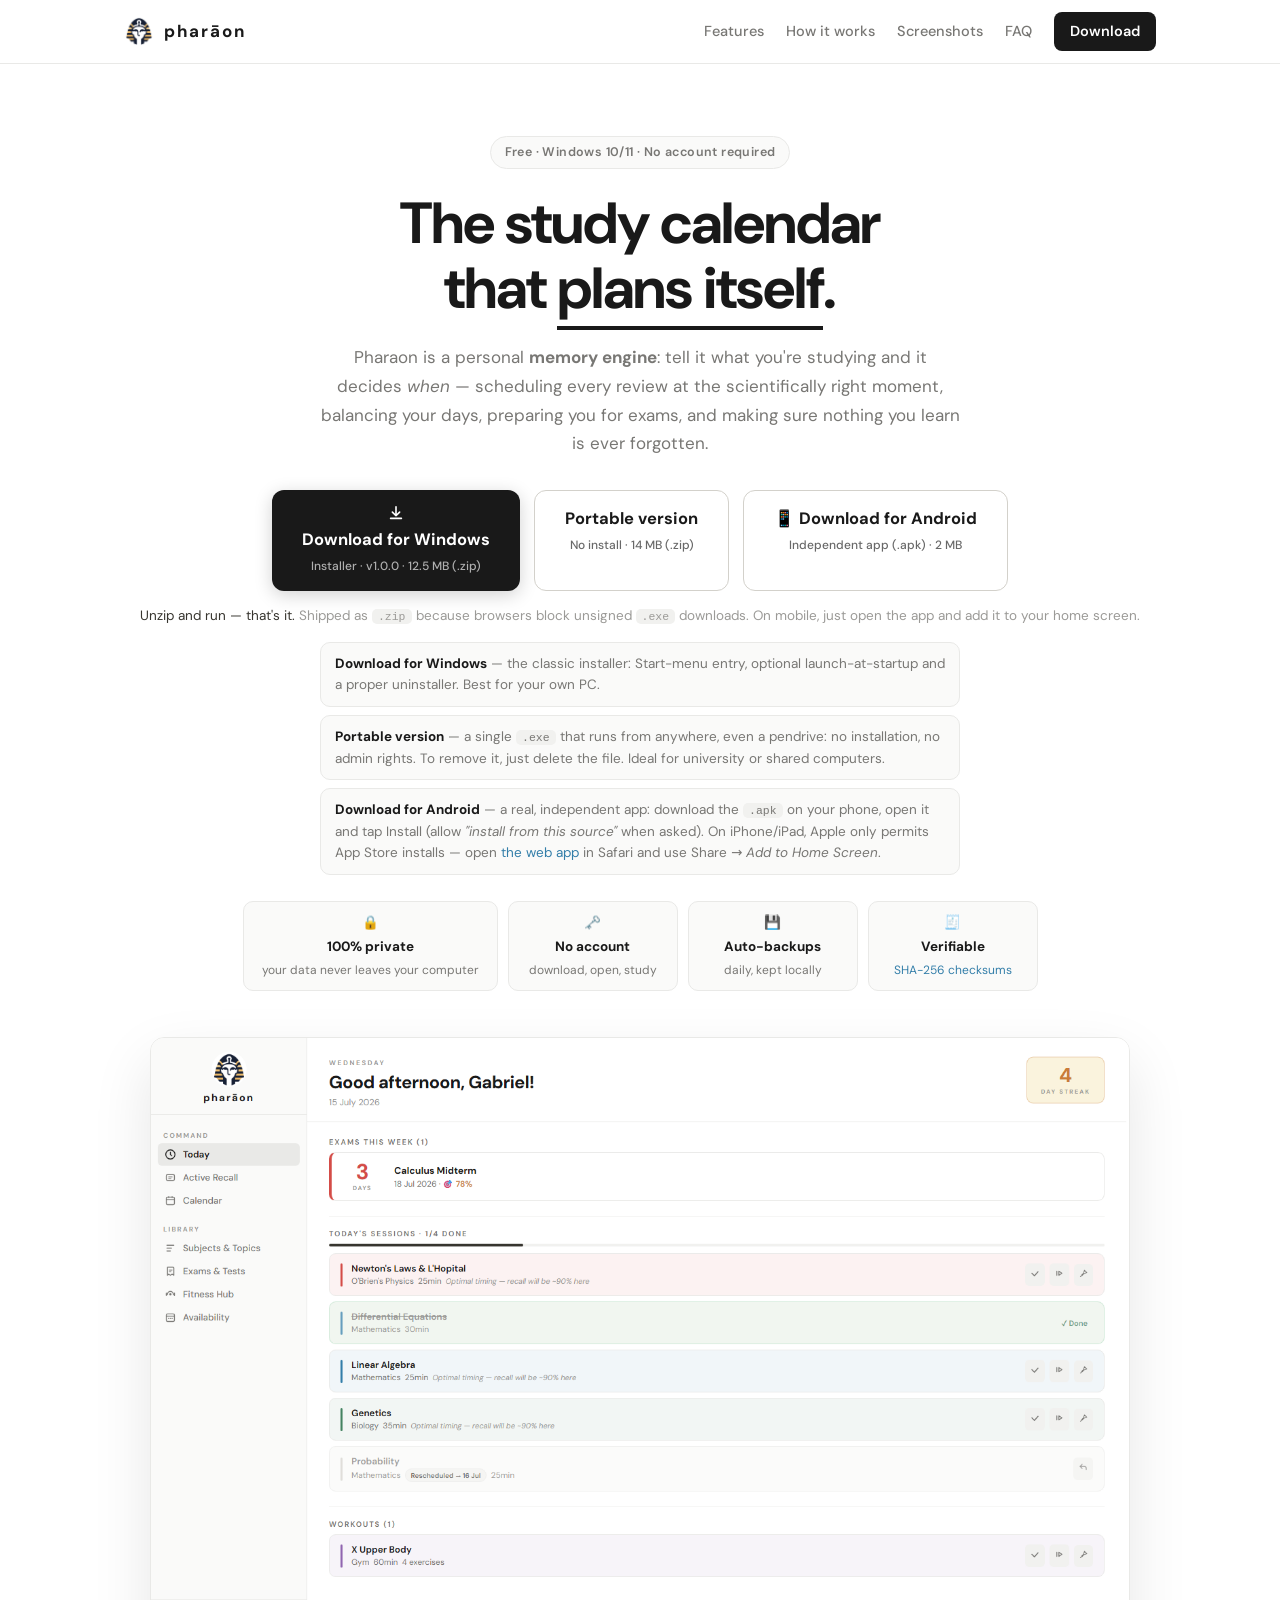
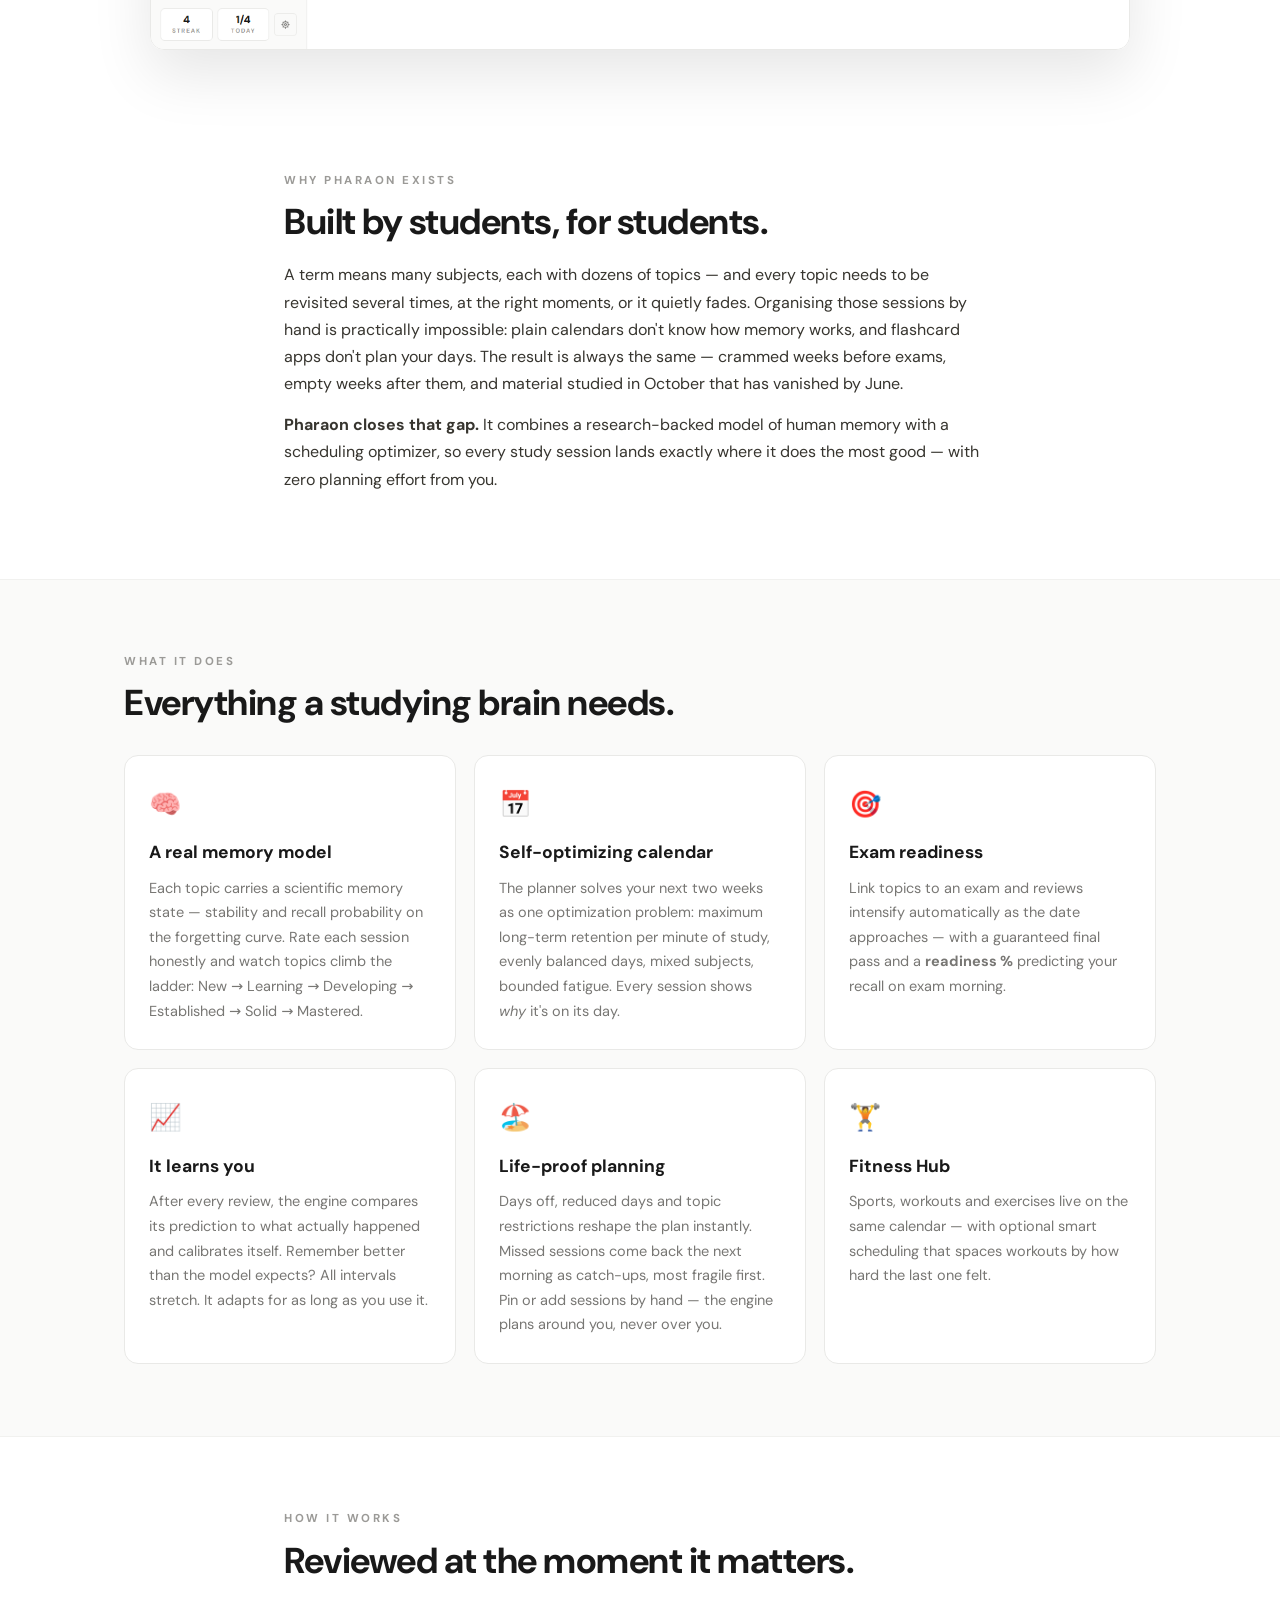
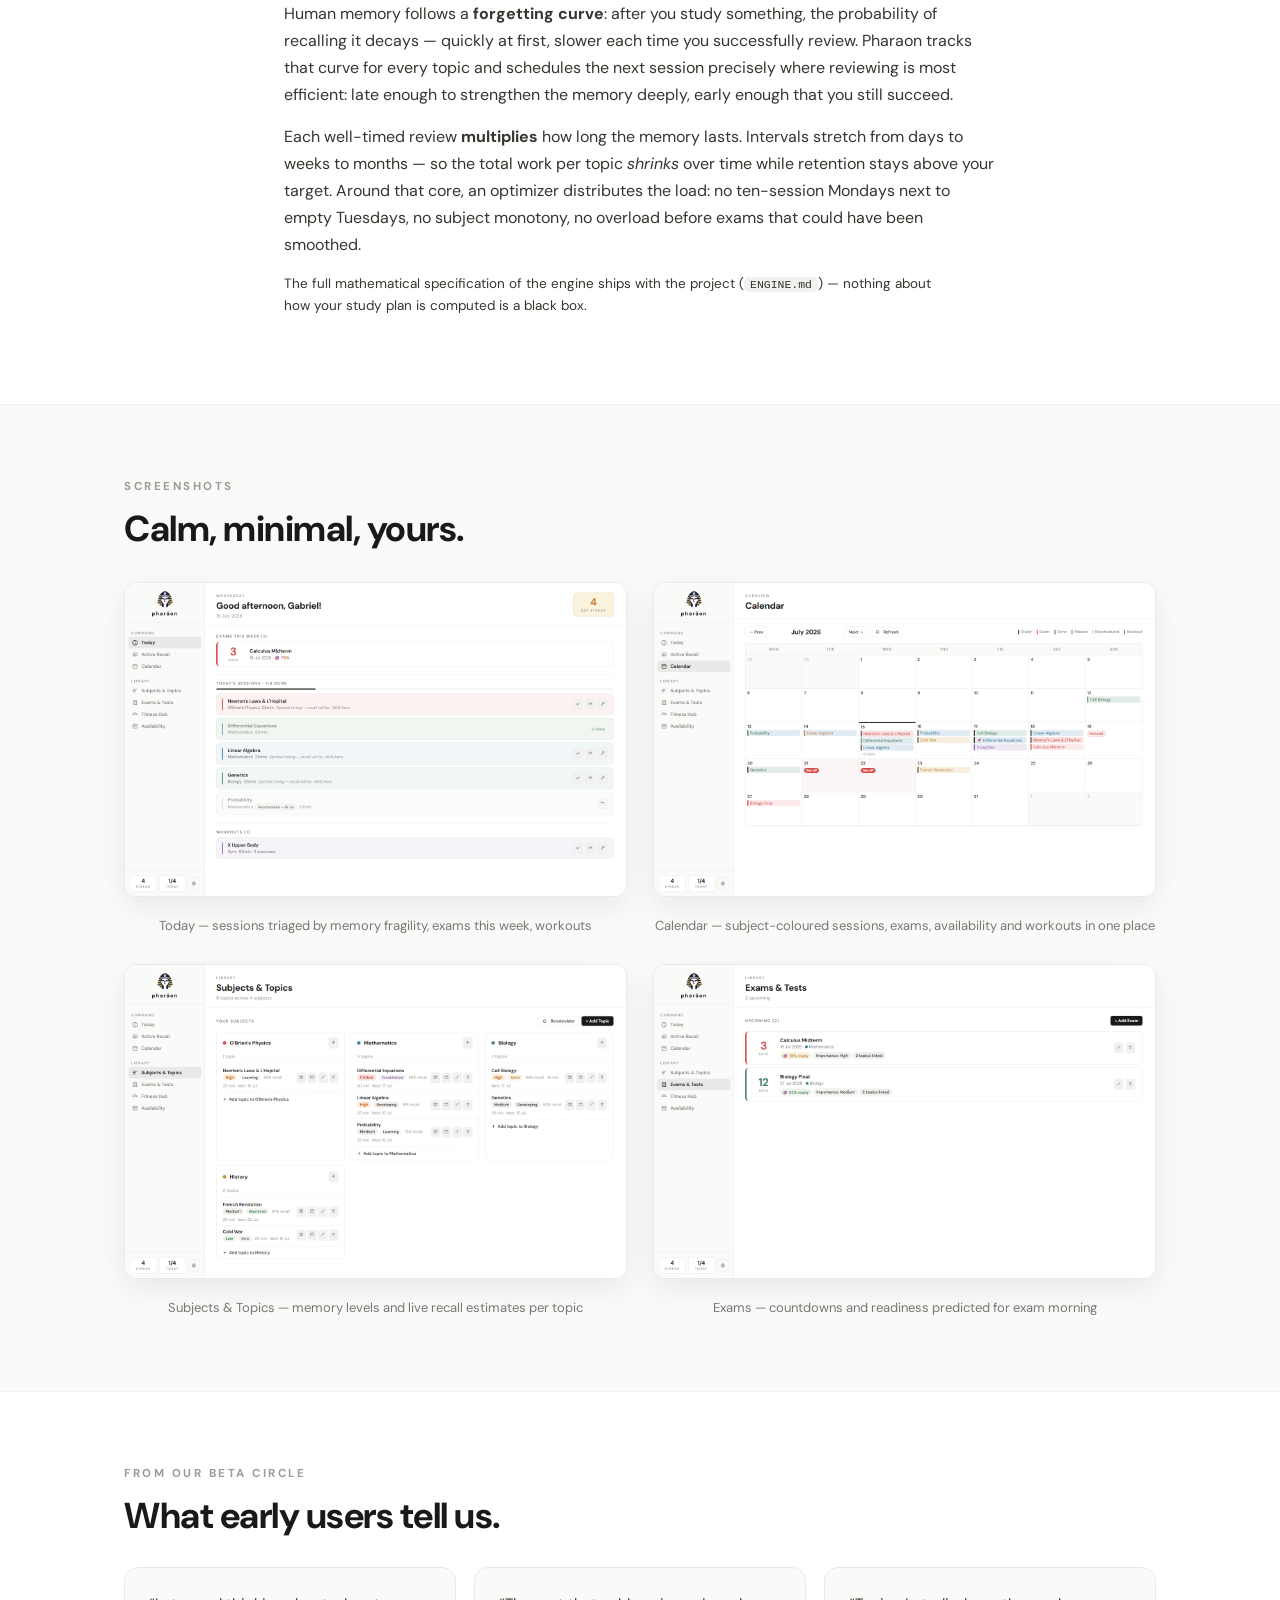
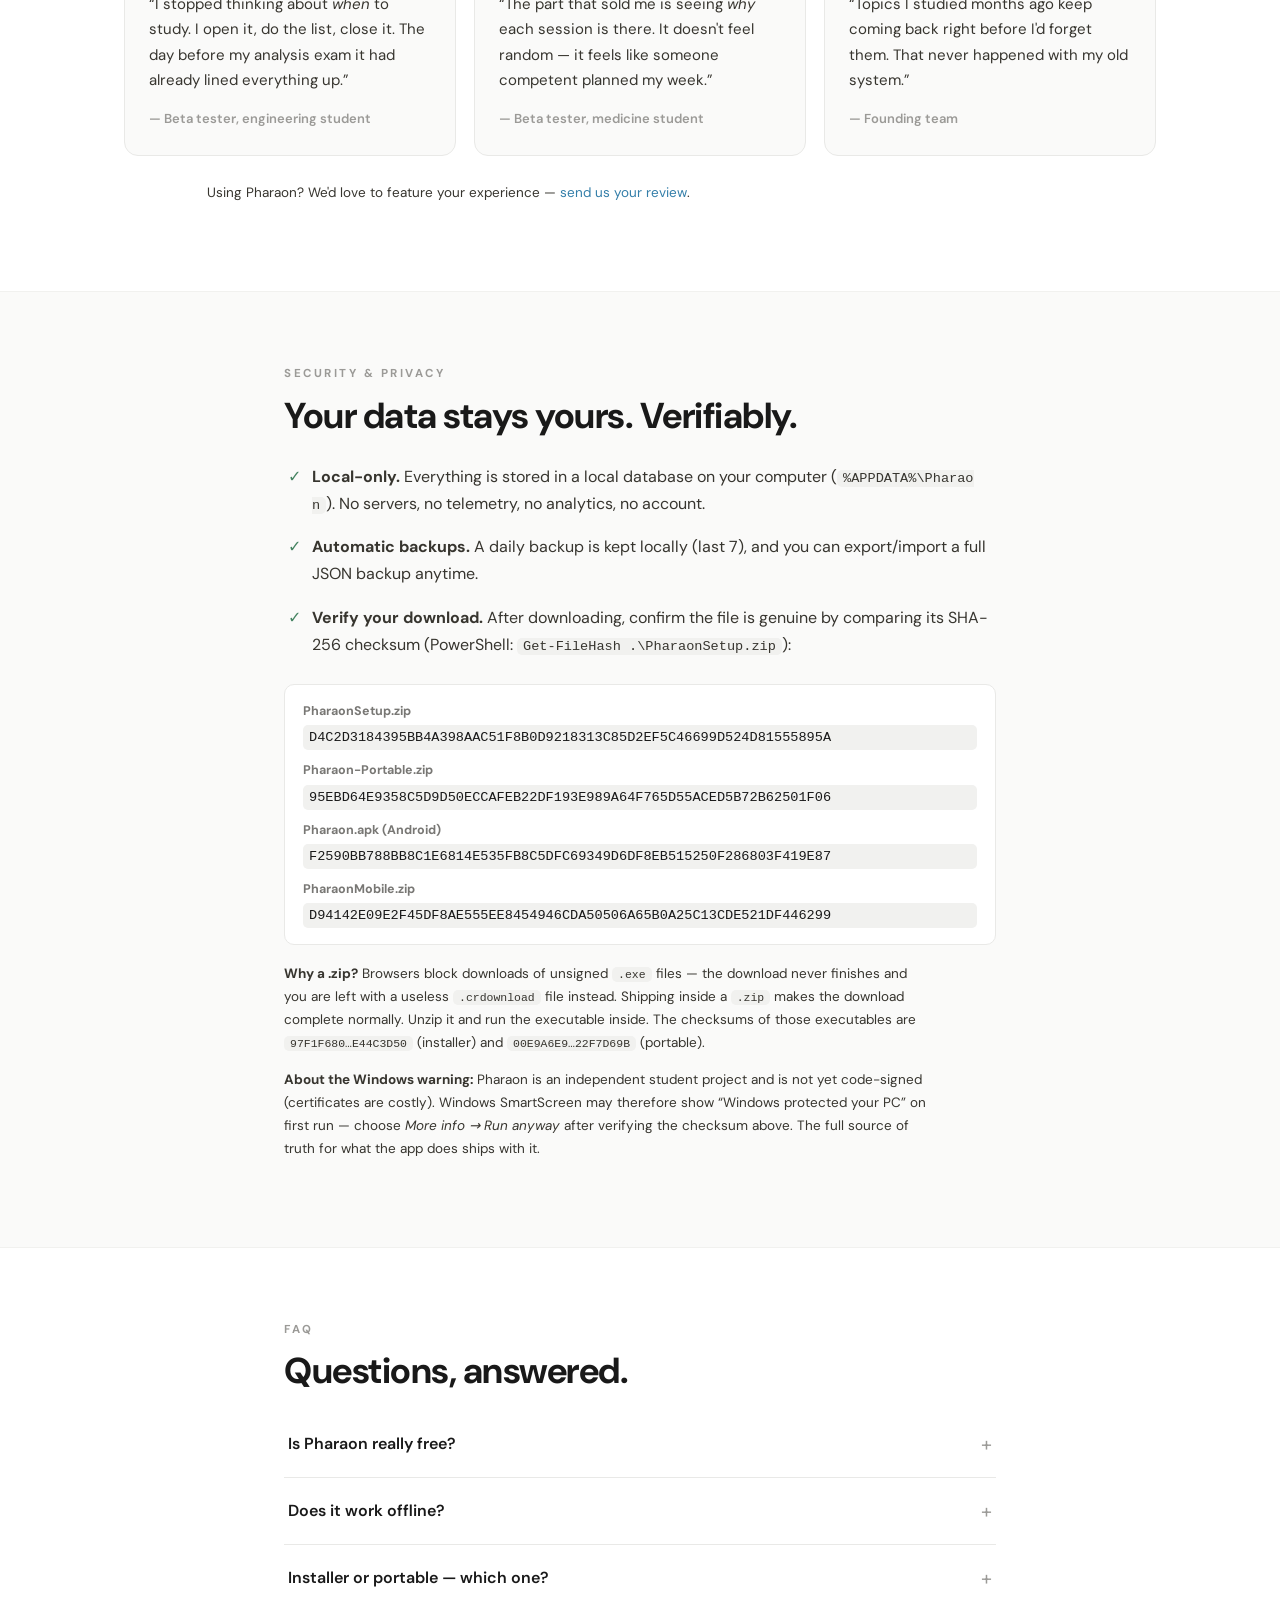
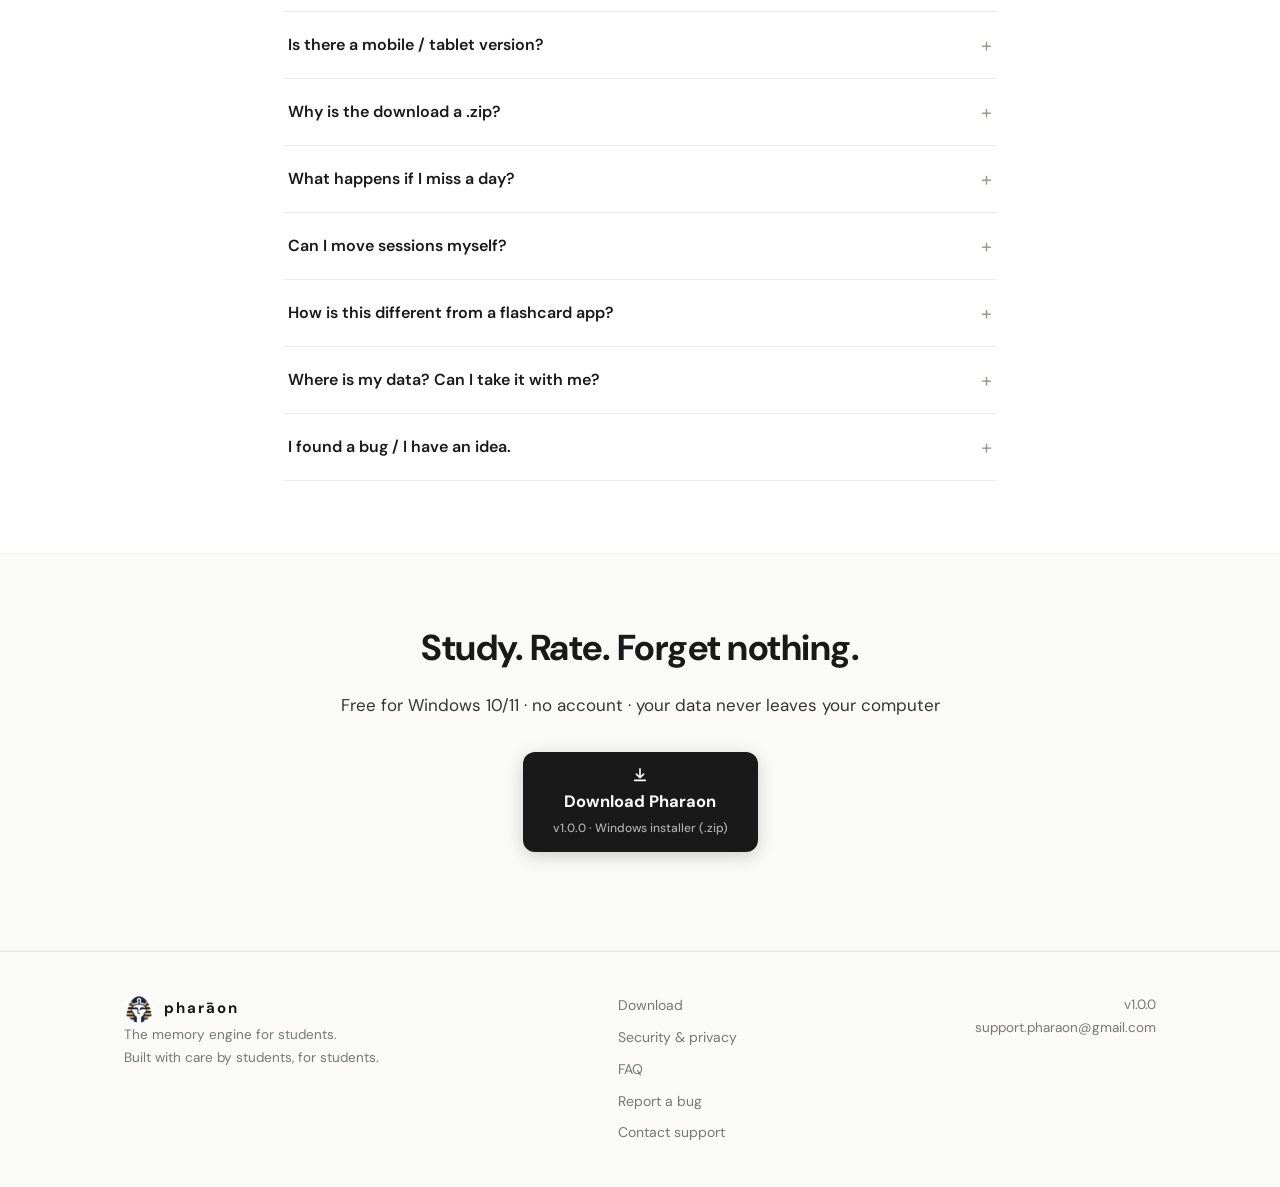
<file: index.html>
<!DOCTYPE html>
<html lang="en">
<head>
  <meta charset="UTF-8" />
  <meta name="viewport" content="width=device-width, initial-scale=1.0" />
  <title>Pharaon — The memory engine for students</title>
  <meta name="description" content="Pharaon is a free study calendar that plans itself: a scientific memory engine schedules every review at the right moment so you never forget what you learn. Windows, 100% local, no account." />
  <!-- Open Graph -->
  <meta property="og:title" content="Pharaon — The memory engine for students" />
  <meta property="og:description" content="A study calendar that plans itself. Free, private, no account needed." />
  <meta property="og:type" content="website" />
  <meta property="og:image" content="assets/shots/today.png" />
  <link rel="icon" type="image/png" href="assets/logo.png" />
  <link rel="stylesheet" href="assets/fonts/dm-sans.css" />
  <link rel="stylesheet" href="style.css" />
</head>
<body>

<!-- ═══ NAV ═══ -->
<header class="nav">
  <div class="nav-inner">
    <a class="brand" href="#top">
      <img src="assets/logo.png" alt="" class="brand-logo" />
      <span>phar&#257;on</span>
    </a>
    <nav class="nav-links">
      <a href="#features">Features</a>
      <a href="#science">How it works</a>
      <a href="#screenshots">Screenshots</a>
      <a href="#faq">FAQ</a>
      <a href="#download" class="nav-cta">Download</a>
    </nav>
  </div>
</header>

<!-- ═══ HERO ═══ -->
<section class="hero" id="top">
  <div class="wrap">
    <div class="hero-badge">Free · Windows 10/11 · No account required</div>
    <h1>The study calendar<br/>that <em>plans itself</em>.</h1>
    <p class="hero-sub">Pharaon is a personal <strong>memory engine</strong>: tell it what you're studying and it
    decides <em>when</em> — scheduling every review at the scientifically right moment, balancing your days,
    preparing you for exams, and making sure nothing you learn is ever forgotten.</p>

    <div class="cta-row" id="download">
      <!-- Assets live on the GitHub Release. They are shipped as .zip because browsers
           block downloads of unsigned .exe files (leaving an incomplete .crdownload). -->
      <a class="btn-dl primary" href="https://github.com/supportpharaon/Pharaon/releases/latest/download/PharaonSetup.zip">
        <svg width="18" height="18" viewBox="0 0 20 20" fill="none"><path d="M10 3v10M6 9l4 4 4-4M4 16h12" stroke="currentColor" stroke-width="1.8" stroke-linecap="round" stroke-linejoin="round"/></svg>
        Download for Windows
        <span class="dl-meta">Installer · v1.0.0 · 12.5 MB (.zip)</span>
      </a>
      <a class="btn-dl ghost" href="https://github.com/supportpharaon/Pharaon/releases/latest/download/Pharaon-Portable.zip">
        Portable version
        <span class="dl-meta">No install · 14 MB (.zip)</span>
      </a>
      <a class="btn-dl ghost" href="https://github.com/supportpharaon/Pharaon/releases/latest/download/Pharaon.apk">
        📱 Download for Android
        <span class="dl-meta">Independent app (.apk) · 2 MB</span>
      </a>
    </div>
    <p class="dl-note">Unzip and run — that's it. <span>Shipped as <code>.zip</code> because browsers block
      unsigned <code>.exe</code> downloads. On mobile, just open the app and add it to your home screen.</span></p>
    <ul class="dl-points">
      <li><b>Download for Windows</b> — the classic installer: Start-menu entry, optional
        launch-at-startup and a proper uninstaller. Best for your own PC.</li>
      <li><b>Portable version</b> — a single <code>.exe</code> that runs from anywhere, even a
        pendrive: no installation, no admin rights. To remove it, just delete the file. Ideal for
        university or shared computers.</li>
      <li><b>Download for Android</b> — a real, independent app: download the <code>.apk</code> on
        your phone, open it and tap Install (allow <em>"install from this source"</em> when asked).
        On iPhone/iPad, Apple only permits App Store installs — open
        <a href="app/">the web app</a> in Safari and use Share → <em>Add to Home Screen</em>.</li>
    </ul>

    <div class="trust-bar">
      <div class="trust-item">🔒 <b>100% private</b><span>your data never leaves your computer</span></div>
      <div class="trust-item">🗝️ <b>No account</b><span>download, open, study</span></div>
      <div class="trust-item">💾 <b>Auto-backups</b><span>daily, kept locally</span></div>
      <div class="trust-item">🧾 <b>Verifiable</b><span><a href="#security">SHA-256 checksums</a></span></div>
    </div>

    <div class="hero-shot">
      <img src="assets/shots/today.png" alt="Pharaon Today view — the day's study sessions, exams this week, and workouts, planned automatically" loading="eager" />
    </div>
  </div>
</section>

<!-- ═══ PROBLEM / WHY ═══ -->
<section class="sec" id="why">
  <div class="wrap narrow">
    <div class="sec-label">WHY PHARAON EXISTS</div>
    <h2>Built by students, for students.</h2>
    <p>A term means many subjects, each with dozens of topics — and every topic needs to be revisited
    several times, at the right moments, or it quietly fades. Organising those sessions by hand is
    practically impossible: plain calendars don't know how memory works, and flashcard apps don't plan
    your days. The result is always the same — crammed weeks before exams, empty weeks after them, and
    material studied in October that has vanished by June.</p>
    <p><strong>Pharaon closes that gap.</strong> It combines a research-backed model of human memory with a
    scheduling optimizer, so every study session lands exactly where it does the most good — with zero
    planning effort from you.</p>
  </div>
</section>

<!-- ═══ FEATURES ═══ -->
<section class="sec alt" id="features">
  <div class="wrap">
    <div class="sec-label">WHAT IT DOES</div>
    <h2>Everything a studying brain needs.</h2>
    <div class="grid">
      <div class="card"><div class="card-ic">🧠</div><h3>A real memory model</h3>
        <p>Each topic carries a scientific memory state — stability and recall probability on the forgetting
        curve. Rate each session honestly and watch topics climb the ladder: New → Learning → Developing →
        Established → Solid → Mastered.</p></div>
      <div class="card"><div class="card-ic">📅</div><h3>Self-optimizing calendar</h3>
        <p>The planner solves your next two weeks as one optimization problem: maximum long-term retention per
        minute of study, evenly balanced days, mixed subjects, bounded fatigue. Every session shows <em>why</em>
        it's on its day.</p></div>
      <div class="card"><div class="card-ic">🎯</div><h3>Exam readiness</h3>
        <p>Link topics to an exam and reviews intensify automatically as the date approaches — with a guaranteed
        final pass and a <b>readiness&nbsp;%</b> predicting your recall on exam morning.</p></div>
      <div class="card"><div class="card-ic">📈</div><h3>It learns you</h3>
        <p>After every review, the engine compares its prediction to what actually happened and calibrates
        itself. Remember better than the model expects? All intervals stretch. It adapts for as long as you
        use it.</p></div>
      <div class="card"><div class="card-ic">🏖️</div><h3>Life-proof planning</h3>
        <p>Days off, reduced days and topic restrictions reshape the plan instantly. Missed sessions come back
        the next morning as catch-ups, most fragile first. Pin or add sessions by hand — the engine plans
        around you, never over you.</p></div>
      <div class="card"><div class="card-ic">🏋️</div><h3>Fitness Hub</h3>
        <p>Sports, workouts and exercises live on the same calendar — with optional smart scheduling that spaces
        workouts by how hard the last one felt.</p></div>
    </div>
  </div>
</section>

<!-- ═══ SCIENCE ═══ -->
<section class="sec" id="science">
  <div class="wrap narrow">
    <div class="sec-label">HOW IT WORKS</div>
    <h2>Reviewed at the moment it matters.</h2>
    <p>Human memory follows a <strong>forgetting curve</strong>: after you study something, the probability of
    recalling it decays — quickly at first, slower each time you successfully review. Pharaon tracks that curve
    for every topic and schedules the next session precisely where reviewing is most efficient: late enough to
    strengthen the memory deeply, early enough that you still succeed.</p>
    <p>Each well-timed review <strong>multiplies</strong> how long the memory lasts. Intervals stretch from days
    to weeks to months — so the total work per topic <em>shrinks</em> over time while retention stays above your
    target. Around that core, an optimizer distributes the load: no ten-session Mondays next to empty Tuesdays,
    no subject monotony, no overload before exams that could have been smoothed.</p>
    <p class="fine">The full mathematical specification of the engine ships with the project
    (<code>ENGINE.md</code>) — nothing about how your study plan is computed is a black box.</p>
  </div>
</section>

<!-- ═══ SCREENSHOTS ═══ -->
<section class="sec alt" id="screenshots">
  <div class="wrap">
    <div class="sec-label">SCREENSHOTS</div>
    <h2>Calm, minimal, yours.</h2>
    <div class="shots">
      <figure><img src="assets/shots/today.png" alt="Today view" loading="lazy"/><figcaption>Today — sessions triaged by memory fragility, exams this week, workouts</figcaption></figure>
      <figure><img src="assets/shots/calendar.png" alt="Calendar view" loading="lazy"/><figcaption>Calendar — subject-coloured sessions, exams, availability and workouts in one place</figcaption></figure>
      <figure><img src="assets/shots/topics.png" alt="Subjects and topics" loading="lazy"/><figcaption>Subjects &amp; Topics — memory levels and live recall estimates per topic</figcaption></figure>
      <figure><img src="assets/shots/exams.png" alt="Exams view" loading="lazy"/><figcaption>Exams — countdowns and readiness predicted for exam morning</figcaption></figure>
    </div>
  </div>
</section>

<!-- ═══ VOICES ═══ -->
<section class="sec" id="voices">
  <div class="wrap">
    <div class="sec-label">FROM OUR BETA CIRCLE</div>
    <h2>What early users tell us.</h2>
    <div class="grid three">
      <div class="quote"><p>“I stopped thinking about <em>when</em> to study. I open it, do the list, close it.
        The day before my analysis exam it had already lined everything up.”</p><span>— Beta tester, engineering student</span></div>
      <div class="quote"><p>“The part that sold me is seeing <em>why</em> each session is there. It doesn't feel
        random — it feels like someone competent planned my week.”</p><span>— Beta tester, medicine student</span></div>
      <div class="quote"><p>“Topics I studied months ago keep coming back right before I'd forget them.
        That never happened with my old system.”</p><span>— Founding team</span></div>
    </div>
    <p class="fine center">Using Pharaon? We'd love to feature your experience —
      <a href="mailto:support.pharaon@gmail.com?subject=%5BPharaon%5D%20My%20review">send us your review</a>.</p>
  </div>
</section>

<!-- ═══ SECURITY & PRIVACY ═══ -->
<section class="sec alt" id="security">
  <div class="wrap narrow">
    <div class="sec-label">SECURITY &amp; PRIVACY</div>
    <h2>Your data stays yours. Verifiably.</h2>
    <ul class="sec-list">
      <li><b>Local-only.</b> Everything is stored in a local database on your computer
        (<code>%APPDATA%\Pharaon</code>). No servers, no telemetry, no analytics, no account.</li>
      <li><b>Automatic backups.</b> A daily backup is kept locally (last 7), and you can export/import a full
        JSON backup anytime.</li>
      <li><b>Verify your download.</b> After downloading, confirm the file is genuine by comparing its SHA-256
        checksum (PowerShell: <code>Get-FileHash .\PharaonSetup.zip</code>):</li>
    </ul>
    <div class="hash-box">
      <div><span class="hash-name">PharaonSetup.zip</span><code>D4C2D3184395BB4A398AAC51F8B0D9218313C85D2EF5C46699D524D81555895A</code></div>
      <div><span class="hash-name">Pharaon-Portable.zip</span><code>95EBD64E9358C5D9D50ECCAFEB22DF193E989A64F765D55ACED5B72B62501F06</code></div>
      <div><span class="hash-name">Pharaon.apk (Android)</span><code>F2590BB788BB8C1E6814E535FB8C5DFC69349D6DF8EB515250F286803F419E87</code></div>
      <div><span class="hash-name">PharaonMobile.zip</span><code>D94142E09E2F45DF8AE555EE8454946CDA50506A65B0A25C13CDE521DF446299</code></div>
    </div>
    <p class="fine"><b>Why a .zip?</b> Browsers block downloads of unsigned <code>.exe</code> files — the
    download never finishes and you are left with a useless <code>.crdownload</code> file instead. Shipping
    inside a <code>.zip</code> makes the download complete normally. Unzip it and run the executable inside.
    The checksums of those executables are
    <code>97F1F680…E44C3D50</code> (installer) and <code>00E9A6E9…22F7D69B</code> (portable).</p>
    <p class="fine"><b>About the Windows warning:</b> Pharaon is an independent student project and is not yet
    code-signed (certificates are costly). Windows SmartScreen may therefore show “Windows protected your PC”
    on first run — choose <em>More info → Run anyway</em> after verifying the checksum above. The full source
    of truth for what the app does ships with it.</p>
  </div>
</section>

<!-- ═══ FAQ ═══ -->
<section class="sec" id="faq">
  <div class="wrap narrow">
    <div class="sec-label">FAQ</div>
    <h2>Questions, answered.</h2>
    <details><summary>Is Pharaon really free?</summary><p>Yes. Pharaon is free to download and use. It was built
      by students to solve our own problem; we want other students to benefit.</p></details>
    <details><summary>Does it work offline?</summary><p>Completely. Pharaon never needs an internet
      connection — everything, including the scheduling engine, runs on your machine.</p></details>
    <details><summary>Installer or portable — which one?</summary><p>The <b>installer</b> adds a Start-menu
      entry, an uninstaller and optional launch-at-startup. The <b>portable</b> version is a single .exe you can
      run from anywhere (even a USB stick) with no installation. Both store data in the same place, so you can
      switch freely.</p></details>
    <details><summary>Is there a mobile / tablet version?</summary><p>Yes — a real, independent app
      running the <b>exact same engine</b> as the desktop version. On <b>Android</b>, tap
      <a href="https://github.com/supportpharaon/Pharaon/releases/latest/download/Pharaon.apk"><b>Download for Android</b></a>
      on your phone, open the downloaded <code>.apk</code> and tap Install — Android will ask you to
      allow installs from this source (normal for apps outside Google Play; you can verify the
      <a href="#security">SHA-256 checksum</a>). On <b>iPhone/iPad</b>, Apple only permits installs
      through the App Store, so open <a href="app/">the web app</a> in Safari and use Share →
      <em>Add to Home Screen</em> — it installs with its own icon and works fully offline. Your data
      stays on the device either way, and moves between phone and PC with Settings → Data →
      Export/Import.</p></details>
    <details><summary>Why is the download a .zip?</summary><p>Because browsers block downloads of unsigned
      <code>.exe</code> files: the download never finishes and you end up with an unusable
      <code>.crdownload</code> file. Inside a <code>.zip</code> the download completes normally — just unzip it
      and run the executable inside. You can verify the archive with the
      <a href="#security">SHA-256 checksums</a>.</p></details>
    <details><summary>What happens if I miss a day?</summary><p>Nothing is lost. The next morning, missed
      sessions come back as catch-ups — most fragile memories first — and the whole plan rebalances
      automatically, respecting your daily limits.</p></details>
    <details><summary>Can I move sessions myself?</summary><p>Yes — skip a session to the next open day, pin it
      to any date (the engine will never move a pinned session), or add extra sessions on top of the plan. The
      optimizer replans everything else around your choices.</p></details>
    <details><summary>How is this different from a flashcard app?</summary><p>Flashcard apps space individual
      cards but don't plan your days. Pharaon works at the <em>topic</em> level and builds your actual daily
      calendar — balancing workload, exams, days off and your other commitments in one plan.</p></details>
    <details><summary>Where is my data? Can I take it with me?</summary><p>In a local database at
      <code>%APPDATA%\Pharaon</code>. Settings → Data lets you export a full JSON backup and import it on any
      other machine.</p></details>
    <details><summary>I found a bug / I have an idea.</summary><p>Wonderful — tell us! Use
      <a href="mailto:support.pharaon@gmail.com?subject=%5BPharaon%5D%20Bug%20report">Report a bug</a> or
      <a href="mailto:support.pharaon@gmail.com?subject=%5BPharaon%5D%20Support%20request">Contact support</a>.
      Errors are also logged locally (<code>%APPDATA%\Pharaon\logs</code>) to help us help you.</p></details>
  </div>
</section>

<!-- ═══ FINAL CTA ═══ -->
<section class="sec alt center" id="get">
  <div class="wrap narrow center">
    <h2>Study. Rate. Forget nothing.</h2>
    <p class="hero-sub">Free for Windows 10/11 · no account · your data never leaves your computer</p>
    <div class="cta-row center">
      <a class="btn-dl primary" href="https://github.com/supportpharaon/Pharaon/releases/latest/download/PharaonSetup.zip">
        <svg width="18" height="18" viewBox="0 0 20 20" fill="none"><path d="M10 3v10M6 9l4 4 4-4M4 16h12" stroke="currentColor" stroke-width="1.8" stroke-linecap="round" stroke-linejoin="round"/></svg>
        Download Pharaon
        <span class="dl-meta">v1.0.0 · Windows installer (.zip)</span>
      </a>
    </div>
  </div>
</section>

<!-- ═══ FOOTER ═══ -->
<footer class="footer">
  <div class="wrap footer-inner">
    <div>
      <div class="brand small"><img src="assets/logo.png" alt="" class="brand-logo"/><span>phar&#257;on</span></div>
      <p class="fine">The memory engine for students.<br/>Built with care by students, for students.</p>
    </div>
    <div class="footer-links">
      <a href="#download">Download</a>
      <a href="#security">Security &amp; privacy</a>
      <a href="#faq">FAQ</a>
      <a href="mailto:support.pharaon@gmail.com?subject=%5BPharaon%5D%20Bug%20report">Report a bug</a>
      <a href="mailto:support.pharaon@gmail.com?subject=%5BPharaon%5D%20Support%20request">Contact support</a>
    </div>
    <div class="fine right">v1.0.0<br/>support.pharaon@gmail.com</div>
  </div>
</footer>

<!-- Lightbox for screenshots (vanilla, self-contained) -->
<div class="lightbox" id="lightbox" hidden><img id="lightboxImg" alt=""/></div>
<script>
  const lb = document.getElementById('lightbox'), lbi = document.getElementById('lightboxImg');
  document.querySelectorAll('.shots img, .hero-shot img').forEach(img => {
    img.style.cursor = 'zoom-in';
    img.addEventListener('click', () => { lbi.src = img.src; lb.hidden = false; document.body.style.overflow = 'hidden'; });
  });
  lb.addEventListener('click', () => { lb.hidden = true; document.body.style.overflow = ''; });
</script>
</body>
</html>
</file>
<file: assets/fonts/dm-sans.css>
/* latin-ext */
@font-face {
  font-family: 'DM Sans';
  font-style: italic;
  font-weight: 400;
  font-display: swap;
  src: url(dm-sans-1.woff2) format('woff2');
  unicode-range: U+0100-02BA, U+02BD-02C5, U+02C7-02CC, U+02CE-02D7, U+02DD-02FF, U+0304, U+0308, U+0329, U+1D00-1DBF, U+1E00-1E9F, U+1EF2-1EFF, U+2020, U+20A0-20AB, U+20AD-20C0, U+2113, U+2C60-2C7F, U+A720-A7FF;
}
/* latin */
@font-face {
  font-family: 'DM Sans';
  font-style: italic;
  font-weight: 400;
  font-display: swap;
  src: url(dm-sans-2.woff2) format('woff2');
  unicode-range: U+0000-00FF, U+0131, U+0152-0153, U+02BB-02BC, U+02C6, U+02DA, U+02DC, U+0304, U+0308, U+0329, U+2000-206F, U+20AC, U+2122, U+2191, U+2193, U+2212, U+2215, U+FEFF, U+FFFD;
}
/* latin-ext */
@font-face {
  font-family: 'DM Sans';
  font-style: normal;
  font-weight: 300;
  font-display: swap;
  src: url(dm-sans-3.woff2) format('woff2');
  unicode-range: U+0100-02BA, U+02BD-02C5, U+02C7-02CC, U+02CE-02D7, U+02DD-02FF, U+0304, U+0308, U+0329, U+1D00-1DBF, U+1E00-1E9F, U+1EF2-1EFF, U+2020, U+20A0-20AB, U+20AD-20C0, U+2113, U+2C60-2C7F, U+A720-A7FF;
}
/* latin */
@font-face {
  font-family: 'DM Sans';
  font-style: normal;
  font-weight: 300;
  font-display: swap;
  src: url(dm-sans-4.woff2) format('woff2');
  unicode-range: U+0000-00FF, U+0131, U+0152-0153, U+02BB-02BC, U+02C6, U+02DA, U+02DC, U+0304, U+0308, U+0329, U+2000-206F, U+20AC, U+2122, U+2191, U+2193, U+2212, U+2215, U+FEFF, U+FFFD;
}
/* latin-ext */
@font-face {
  font-family: 'DM Sans';
  font-style: normal;
  font-weight: 400;
  font-display: swap;
  src: url(dm-sans-3.woff2) format('woff2');
  unicode-range: U+0100-02BA, U+02BD-02C5, U+02C7-02CC, U+02CE-02D7, U+02DD-02FF, U+0304, U+0308, U+0329, U+1D00-1DBF, U+1E00-1E9F, U+1EF2-1EFF, U+2020, U+20A0-20AB, U+20AD-20C0, U+2113, U+2C60-2C7F, U+A720-A7FF;
}
/* latin */
@font-face {
  font-family: 'DM Sans';
  font-style: normal;
  font-weight: 400;
  font-display: swap;
  src: url(dm-sans-4.woff2) format('woff2');
  unicode-range: U+0000-00FF, U+0131, U+0152-0153, U+02BB-02BC, U+02C6, U+02DA, U+02DC, U+0304, U+0308, U+0329, U+2000-206F, U+20AC, U+2122, U+2191, U+2193, U+2212, U+2215, U+FEFF, U+FFFD;
}
/* latin-ext */
@font-face {
  font-family: 'DM Sans';
  font-style: normal;
  font-weight: 500;
  font-display: swap;
  src: url(dm-sans-3.woff2) format('woff2');
  unicode-range: U+0100-02BA, U+02BD-02C5, U+02C7-02CC, U+02CE-02D7, U+02DD-02FF, U+0304, U+0308, U+0329, U+1D00-1DBF, U+1E00-1E9F, U+1EF2-1EFF, U+2020, U+20A0-20AB, U+20AD-20C0, U+2113, U+2C60-2C7F, U+A720-A7FF;
}
/* latin */
@font-face {
  font-family: 'DM Sans';
  font-style: normal;
  font-weight: 500;
  font-display: swap;
  src: url(dm-sans-4.woff2) format('woff2');
  unicode-range: U+0000-00FF, U+0131, U+0152-0153, U+02BB-02BC, U+02C6, U+02DA, U+02DC, U+0304, U+0308, U+0329, U+2000-206F, U+20AC, U+2122, U+2191, U+2193, U+2212, U+2215, U+FEFF, U+FFFD;
}
/* latin-ext */
@font-face {
  font-family: 'DM Sans';
  font-style: normal;
  font-weight: 600;
  font-display: swap;
  src: url(dm-sans-3.woff2) format('woff2');
  unicode-range: U+0100-02BA, U+02BD-02C5, U+02C7-02CC, U+02CE-02D7, U+02DD-02FF, U+0304, U+0308, U+0329, U+1D00-1DBF, U+1E00-1E9F, U+1EF2-1EFF, U+2020, U+20A0-20AB, U+20AD-20C0, U+2113, U+2C60-2C7F, U+A720-A7FF;
}
/* latin */
@font-face {
  font-family: 'DM Sans';
  font-style: normal;
  font-weight: 600;
  font-display: swap;
  src: url(dm-sans-4.woff2) format('woff2');
  unicode-range: U+0000-00FF, U+0131, U+0152-0153, U+02BB-02BC, U+02C6, U+02DA, U+02DC, U+0304, U+0308, U+0329, U+2000-206F, U+20AC, U+2122, U+2191, U+2193, U+2212, U+2215, U+FEFF, U+FFFD;
}
/* latin-ext */
@font-face {
  font-family: 'DM Sans';
  font-style: normal;
  font-weight: 700;
  font-display: swap;
  src: url(dm-sans-3.woff2) format('woff2');
  unicode-range: U+0100-02BA, U+02BD-02C5, U+02C7-02CC, U+02CE-02D7, U+02DD-02FF, U+0304, U+0308, U+0329, U+1D00-1DBF, U+1E00-1E9F, U+1EF2-1EFF, U+2020, U+20A0-20AB, U+20AD-20C0, U+2113, U+2C60-2C7F, U+A720-A7FF;
}
/* latin */
@font-face {
  font-family: 'DM Sans';
  font-style: normal;
  font-weight: 700;
  font-display: swap;
  src: url(dm-sans-4.woff2) format('woff2');
  unicode-range: U+0000-00FF, U+0131, U+0152-0153, U+02BB-02BC, U+02C6, U+02DA, U+02DC, U+0304, U+0308, U+0329, U+2000-206F, U+20AC, U+2122, U+2191, U+2193, U+2212, U+2215, U+FEFF, U+FFFD;
}
</file>
<file: style.css>
/* ════════════════════════════════════════════════════
   PHARAON — GitHub Pages site · Minimal White · DM Sans
   Self-contained: no external requests of any kind.
   ════════════════════════════════════════════════════ */
:root {
  --ink:   #191919;
  --ink2:  #37352f;
  --n500:  #787774;
  --n400:  #9b9a97;
  --n300:  #d3d1cb;
  --n200:  #e9e9e7;
  --n100:  #f1f1ef;
  --n050:  #fafaf9;
  --white: #ffffff;
  --green: #448361;
  --blue:  #337EA9;
  --red:   #d44c47;
  --radius: 10px;
}
* { box-sizing: border-box; margin: 0; padding: 0; }
html { scroll-behavior: smooth; }
body {
  font-family: 'DM Sans', system-ui, -apple-system, sans-serif;
  color: var(--ink); background: var(--white);
  font-size: 16px; line-height: 1.7;
  -webkit-font-smoothing: antialiased;
}
a { color: var(--blue); text-decoration: none; }
a:hover { text-decoration: underline; }
code {
  font-family: ui-monospace, Consolas, monospace; font-size: .85em;
  background: var(--n100); padding: 1px 6px; border-radius: 5px;
  word-break: break-all;
}
.wrap { max-width: 1080px; margin: 0 auto; padding: 0 24px; }
.wrap.narrow { max-width: 760px; }
.center { text-align: center; }
.fine { font-size: 13.5px; color: var(--n500); }
.fine.right { text-align: right; }

/* ── Nav ── */
.nav {
  position: sticky; top: 0; z-index: 50;
  background: rgba(255,255,255,.92); backdrop-filter: blur(8px);
  border-bottom: 1px solid var(--n200);
}
.nav-inner {
  max-width: 1080px; margin: 0 auto; padding: 12px 24px;
  display: flex; align-items: center; justify-content: space-between;
}
.brand { display: flex; align-items: center; gap: 10px; font-weight: 700; letter-spacing: 2px; color: var(--ink); font-size: 17px; }
.brand:hover { text-decoration: none; }
.brand-logo { width: 30px; height: 30px; border-radius: 50%; object-fit: contain; }
.brand.small { font-size: 15px; }
.nav-links { display: flex; align-items: center; gap: 22px; font-size: 14.5px; font-weight: 500; }
.nav-links a { color: var(--n500); }
.nav-links a:hover { color: var(--ink); text-decoration: none; }
.nav-cta {
  background: var(--ink); color: #fff !important;
  padding: 7px 16px; border-radius: 8px; font-weight: 600;
}
.nav-cta:hover { background: var(--ink2); }

/* ── Hero ── */
.hero { padding: 72px 0 40px; text-align: center; }
.hero-badge {
  display: inline-block; font-size: 12.5px; font-weight: 600;
  color: var(--n500); background: var(--n050); border: 1px solid var(--n200);
  padding: 5px 14px; border-radius: 99px; margin-bottom: 22px;
  letter-spacing: .4px;
}
.hero h1 { font-size: clamp(34px, 6vw, 58px); line-height: 1.12; letter-spacing: -1px; font-weight: 700; }
.hero h1 em { font-style: normal; border-bottom: 4px solid var(--ink); }
.hero-sub {
  max-width: 640px; margin: 22px auto 0; font-size: 17px; color: var(--n500);
}
.cta-row { display: flex; gap: 14px; justify-content: center; flex-wrap: wrap; margin: 32px 0 26px; }
.btn-dl {
  display: inline-flex; flex-direction: column; align-items: center; gap: 2px;
  padding: 14px 30px; border-radius: 12px; font-weight: 700; font-size: 16.5px;
  transition: transform .12s, box-shadow .12s;
}
.btn-dl:hover { text-decoration: none; transform: translateY(-2px); }
.btn-dl.primary { background: var(--ink); color: #fff; box-shadow: 0 4px 18px rgba(0,0,0,.18); }
.btn-dl.primary svg { margin-bottom: 2px; }
.btn-dl.ghost { background: var(--white); color: var(--ink); border: 1.5px solid var(--n300); }
.dl-meta { font-size: 12px; font-weight: 500; opacity: .65; }

.dl-note {
  font-size: 13.5px; color: var(--ink2); margin: -12px 0 14px;
}
.dl-note span { color: var(--n400); }
.dl-points {
  list-style: none; max-width: 640px; margin: 0 auto 26px;
  text-align: left; display: flex; flex-direction: column; gap: 8px;
}
.dl-points li {
  font-size: 13.5px; color: var(--n500); line-height: 1.6;
  padding: 10px 14px; background: var(--n050);
  border: 1px solid var(--n200); border-radius: var(--radius);
}
.dl-points li b { color: var(--ink); }
.trust-bar {
  display: flex; gap: 10px; justify-content: center; flex-wrap: wrap; margin-bottom: 46px;
}
.trust-item {
  display: flex; flex-direction: column; gap: 1px;
  background: var(--n050); border: 1px solid var(--n200); border-radius: var(--radius);
  padding: 10px 18px; font-size: 13.5px; min-width: 170px;
}
.trust-item b { color: var(--ink); }
.trust-item span { font-size: 12px; color: var(--n500); }

.hero-shot img {
  width: 100%; max-width: 980px; border-radius: 14px;
  border: 1px solid var(--n200); box-shadow: 0 24px 60px rgba(0,0,0,.10);
}

/* ── Sections ── */
.sec { padding: 72px 0; }
.sec.alt { background: var(--n050); border-top: 1px solid var(--n100); border-bottom: 1px solid var(--n100); }
.sec-label {
  font-size: 11.5px; font-weight: 700; letter-spacing: 2.5px; color: var(--n400);
  margin-bottom: 10px;
}
.sec h2 { font-size: clamp(26px, 4vw, 36px); letter-spacing: -.5px; margin-bottom: 18px; line-height: 1.2; }
.sec p { color: var(--ink2); margin-bottom: 14px; max-width: 72ch; }

/* ── Feature grid ── */
.grid { display: grid; grid-template-columns: repeat(auto-fit, minmax(300px, 1fr)); gap: 18px; margin-top: 30px; }
.grid.three { grid-template-columns: repeat(auto-fit, minmax(280px, 1fr)); }
.card {
  background: var(--white); border: 1px solid var(--n200); border-radius: 14px;
  padding: 26px 24px;
}
.card-ic { font-size: 26px; margin-bottom: 12px; }
.card h3 { font-size: 17.5px; margin-bottom: 8px; }
.card p { font-size: 14.5px; color: var(--n500); margin: 0; }

/* ── Screenshots ── */
.shots { display: grid; grid-template-columns: repeat(auto-fit, minmax(420px, 1fr)); gap: 26px; margin-top: 32px; }
.shots figure { margin: 0; }
.shots img {
  width: 100%; border-radius: 12px; border: 1px solid var(--n200);
  box-shadow: 0 10px 30px rgba(0,0,0,.07); transition: transform .15s;
}
.shots img:hover { transform: scale(1.015); }
.shots figcaption { font-size: 13px; color: var(--n500); margin-top: 10px; text-align: center; }

/* ── Quotes ── */
.quote {
  background: var(--n050); border: 1px solid var(--n200); border-radius: 14px;
  padding: 24px; font-size: 15px;
}
.quote p { color: var(--ink2); margin-bottom: 12px; }
.quote span { font-size: 13px; color: var(--n400); font-weight: 600; }
#voices .fine.center { text-align: center; margin-top: 26px; }

/* ── Security ── */
.sec-list { list-style: none; margin: 18px 0; }
.sec-list li { padding: 8px 0 8px 28px; position: relative; color: var(--ink2); }
.sec-list li::before { content: '✓'; position: absolute; left: 4px; color: var(--green); font-weight: 700; }
.hash-box {
  background: var(--white); border: 1px solid var(--n200); border-radius: var(--radius);
  padding: 16px 18px; margin: 14px 0 18px; display: flex; flex-direction: column; gap: 10px;
}
.hash-box > div { display: flex; flex-direction: column; gap: 3px; }
.hash-name { font-size: 12.5px; font-weight: 700; color: var(--n500); }

/* ── FAQ ── */
details {
  border-bottom: 1px solid var(--n200); padding: 16px 4px;
}
details summary {
  font-weight: 600; font-size: 16px; cursor: pointer; list-style: none;
  display: flex; justify-content: space-between; align-items: center;
}
details summary::after { content: '+'; color: var(--n400); font-size: 20px; font-weight: 400; }
details[open] summary::after { content: '–'; }
details p { margin-top: 10px; font-size: 14.5px; color: var(--n500); }

/* ── Footer ── */
.footer { border-top: 1px solid var(--n200); padding: 42px 0; background: var(--n050); }
.footer-inner { display: flex; justify-content: space-between; gap: 30px; flex-wrap: wrap; align-items: flex-start; }
.footer-links { display: flex; flex-direction: column; gap: 8px; font-size: 14px; }
.footer-links a { color: var(--n500); }
.footer-links a:hover { color: var(--ink); }

/* ── Lightbox ── */
.lightbox {
  position: fixed; inset: 0; z-index: 100; background: rgba(20,20,19,.88);
  display: flex; align-items: center; justify-content: center; cursor: zoom-out;
  padding: 4vh 4vw;
}
.lightbox img { max-width: 100%; max-height: 100%; border-radius: 10px; }
[hidden] { display: none !important; }

/* ── Mobile ── */
@media (max-width: 720px) {
  .nav-links a:not(.nav-cta) { display: none; }
  .hero { padding: 48px 0 30px; }
  .shots { grid-template-columns: 1fr; }
  .trust-item { min-width: 45%; }
  .footer-inner { flex-direction: column; }
  .fine.right { text-align: left; }
}
</file>
